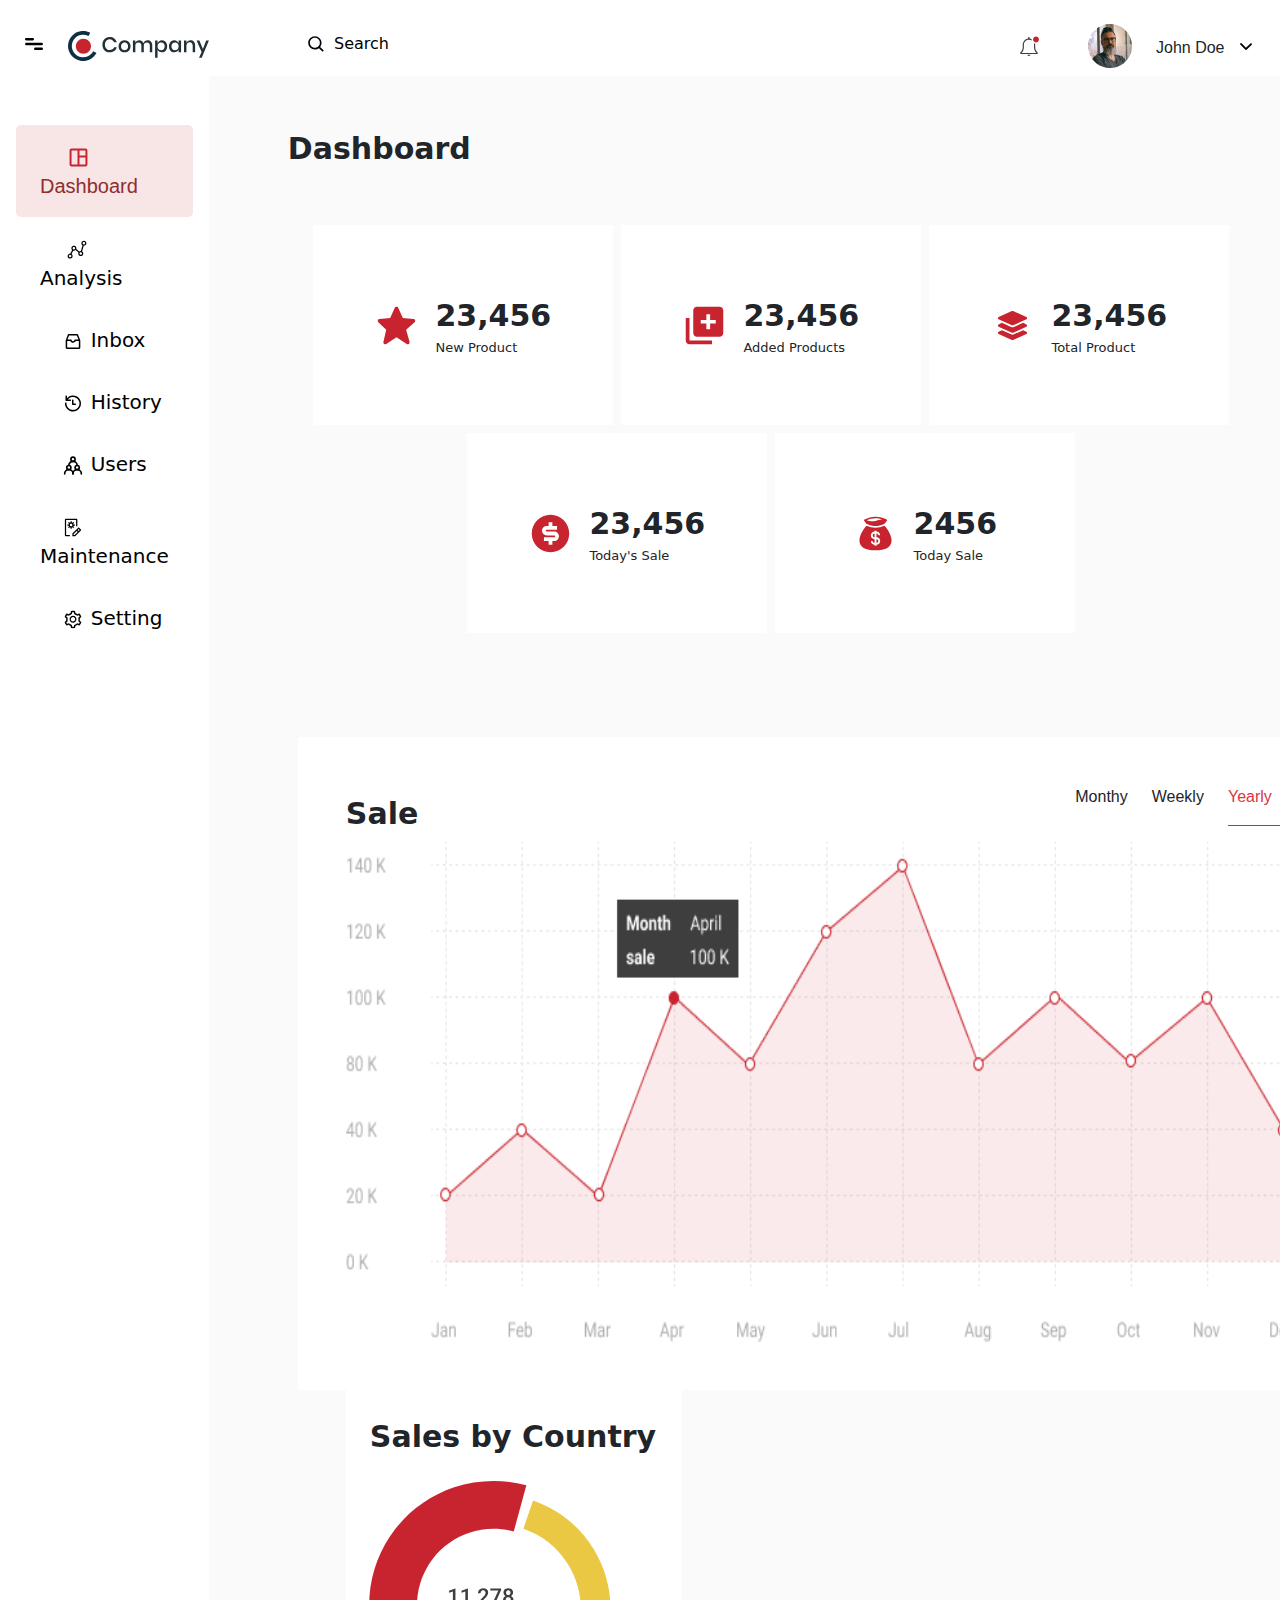
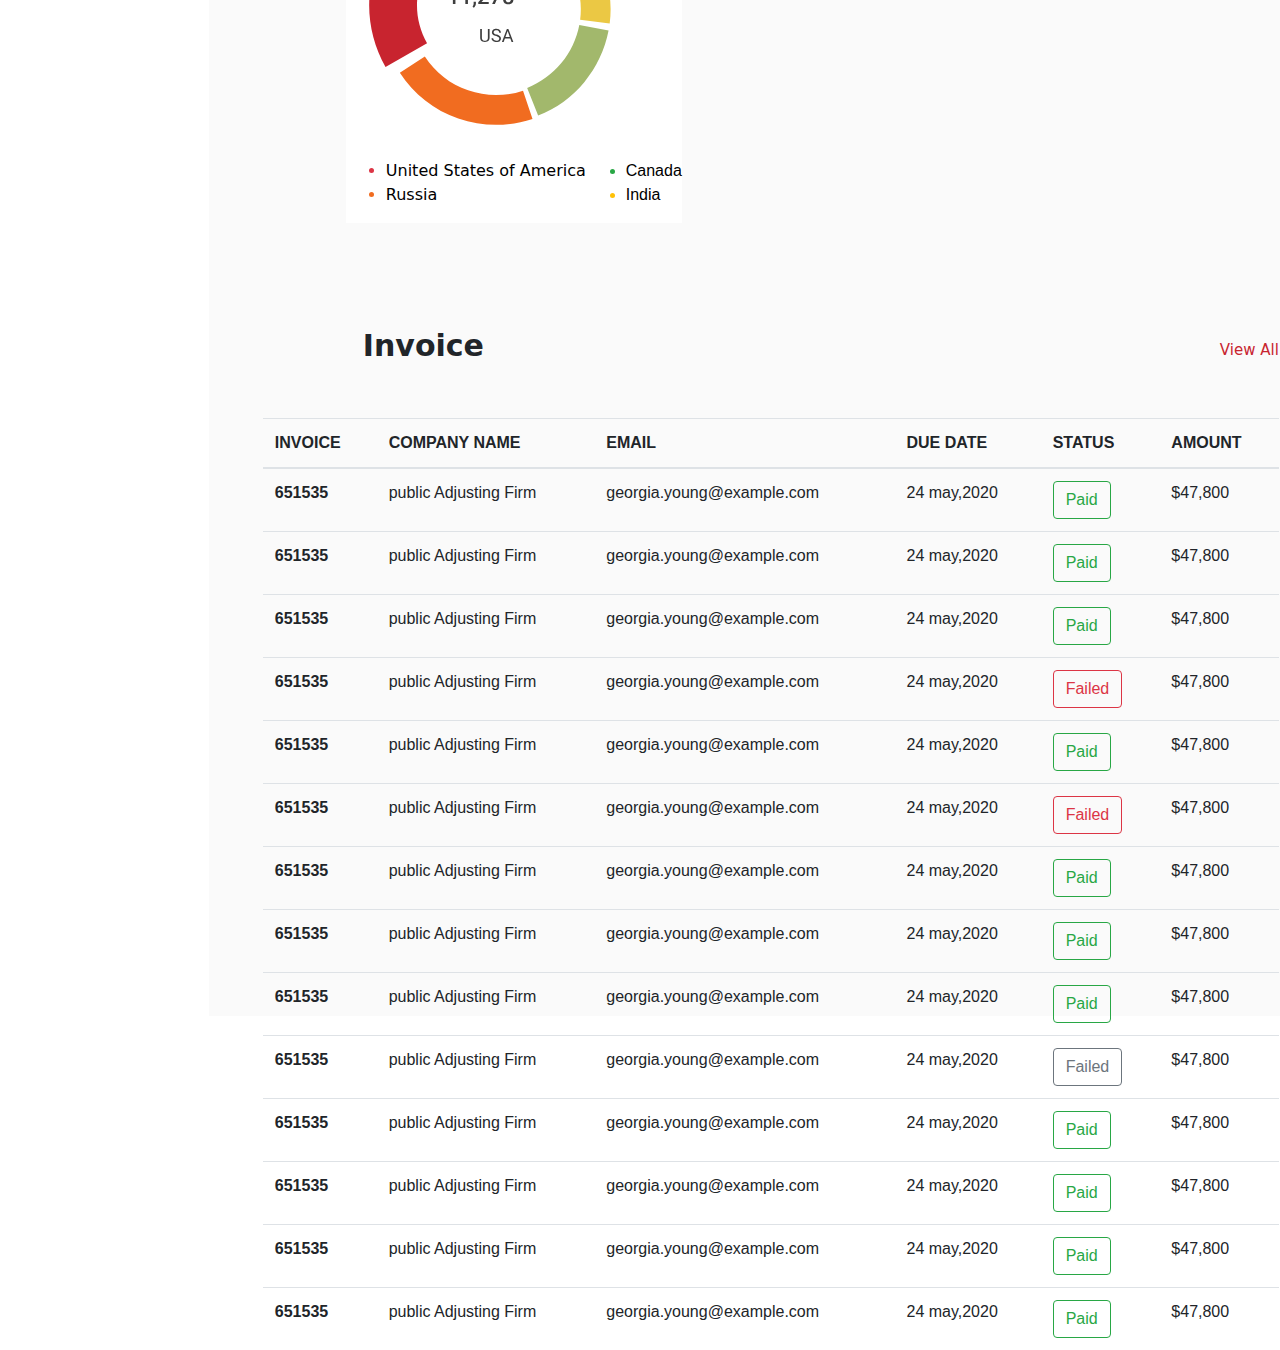
<file: dashboard.html>
<!DOCTYPE html>
<html lang="en">

<head>
    <meta charset="UTF-8">
    <meta name="viewport" content="width=device-width, initial-scale=1.0">
    <link rel="icon" href="images\favicon.ico" type="image/x-icon">
    <link rel="stylesheet" href="./css/style.css">
    <link rel="stylesheet" href="./css/bootstrap.min.css">
    <title>Dashboard</title>
</head>

<body>
    <nav class="navbar navbar-expand-lg bg-body-tertiary ">
        <!-- navbar -->

        <div class="d-flex justify-content-between align-items-center w-100 pt-3">

            <div class="d-flex ">

                <div class="">
                    <a class="" href="# ">
                        <img src="\images\menu-bar.svg " alt="menu-bar " width="36px " height="24px ">
                    </a>
                </div>

                <div class="pl-3 pr-5 ">
                    <a class="" href=" http://127.0.0.1:3002/loginpage.html">
                        <img src="images\header-logo.svg " alt="header-logo " width="142px " height="30px ">
                    </a>
                </div>


                <div class="pl-5">
                    <a href="# " class="">
                        <img src="\images\search-icon.svg " class="ps-4" alt="search-icon " width="20px " height="20px ">

                    </a>

                </div>
                <div class="">
                    <form class="" role="search ">
                        <input class="pl-2 searchtext" type="text" placeholder="Search " aria-label="Search ">
                        <!-- <button class="btn btn-outline-success " type="submit ">Search</button> -->
                    </form>
                </div>
            </div>


            <div class=" d-flex justify-content-center align-items-center ">
                <div class="pr-5">
                    <a class="" href="# ">
                        <img src="\images\notification-icon.svg " alt="notification-icon " width="22px " height="21px ">
                    </a>
                </div>
                <div class="pr-4">
                    <a class="" href="# ">
                        <img src="\images\profile.png " alt="profile.png " width="44px " height="44px">
                    </a>
                </div>
                <div class="dashtext pr-2">
                    <div> John Doe</div>
                </div>
                <div>
                    <a class="pr-2" href="# ">
                        <img src="images\downward-arrow.svg " alt="downward-arrow" width="20px" height="24px">
                    </a>
                </div>
            </div>



        </div>

    </nav>

    <div class="d-flex w-100">
        <!-- sidebardiv -->
        <div class=" d-flex flex-column flex-shrink-0 p-3 bg-whight B">
            <!-- sidebardiv -->
            </a>
            <hr>
            <ul class="nav nav-pills flex-column mb-auto ">
                <li class="p-2 nav-item " style="background-color: rgb(248, 229, 229); border-radius: 5px;" class="p-2">
                    <a href="# " style="color:rgb(143, 46, 46) ; font-size: 20px; " class=" nav-link aria-current=" page>
                        <svg class="bi me-2 " width="20 " height="20 "></svg>
                        <span class=" ">
                            <img src="\images\dashboard-active.svg " alt="notification-icon " width="25px "
                                height="25px ">
                        </span> <span class="A">Dashboard</span>
                    </a>
                </li>
                <li class="p-2 nav-item">
                    <a href="http://127.0.0.1:3002/innerpage.html " class="nav-link link-dark sidebartxt ">
                        <svg class=" " width="20 " height="20 "></svg>
                        <span class=" ">
                            <img src="\images\graph-default.svg " alt="notification-icon " width="22px " height="21px ">
                        </span><span class="A">Analysis</span>
                    </a>
                </li>
                <li class="p-2 nav-item">
                    <a href="# " class="nav-link link-dark sidebartxt ">
                        <svg class="bi me-2 " width="16 " height="16 ">
                            <use xlink:href="#table "></use>
                        </svg>
                        <span class=" ">
                            <img src="\images\inbox-default.svg " alt="notification-icon " width="22px " height="21px ">
                        </span><span class="A">Inbox</span>
                    </a>
                </li>
                <li class="p-2 nav-item">
                    <a href="# " class="nav-link link-dark sidebartxt ">
                        <svg class="bi me-2 " width="16 " height="16 ">
                            <use xlink:href="#grid "></use>
                        </svg>
                        <span class=" ">
                            <img src="\images\clock-default.svg " alt="notification-icon " width="22px " height="21px ">
                        </span><span class="A">History</span>
                    </a>
                </li>
                <li class="p-2 nav-item">
                    <a href="# " class="nav-link link-dark sidebartxt ">
                        <svg class="bi me-2 " width="16 " height="16 ">
                            <use xlink:href="#people-circle "></use>
                        </svg>
                        <span class=" ">
                            <img src="\images\user-default.svg " alt="notification-icon " width="22px " height="21px ">
                        </span><span class="A">Users</span>
                    </a>
                </li>
                <li class="p-2 nav-item">
                    <a href="# " class="nav-link link-dark sidebartxt ">
                        <svg class="bi me-2 " width="16 " height="16 ">
                            <use xlink:href="#people-circle "></use>
                        </svg>
                        <span class=" ">
                            <img src="\images\maintenance-default.svg " alt="notification-icon " width="22px "
                                height="21px ">
                        </span><span class="A">Maintenance</span>
                    </a>
                </li>
                <li class="p-2 nav-item">
                    <a href="# " class="nav-link link-dark sidebartxt ">
                        <svg class="bi me-2 " width="16 " height="16 ">
                            <use xlink:href="#people-circle "></use>
                        </svg><span class=" ">
                            <img src="\images\setting-default.svg " alt="notification-icon " width="22px "
                                height="21px ">
                        </span><span class="A">Setting</span>
                    </a>
                </li>
            </ul>

        </div>

        <!-- dashboard main content div -->
        <div class="w-100 " style="background-color: #FAFAFA;">
            <div class="ml-4 mr-4">
                <div>
                    <span class="dashboardtext">Dashboard</span>
                </div>
                <!-- 5div -->
                <div class="container-fluid w-100  tablee">
                    <div class="row d-flex justify-content-center">
                        <div class="p-1 ">
                            <div class="bg d-flex   justify-content-center align-items-center  text-left p-3" style="width:300px; height:200px;">
                                <div class="text-center pr-3"> <img src=" \images\star.svg" alt="notification-icon " width="45px " height="45px ">
                                </div>
                                <div class="dashinnertext"><span class="innumber">23,456</span><br>New Product</div>
                            </div>
                        </div>
                        <div class="p-1">
                            <div class="bg d-flex justify-content-center align-items-center text-left p-3" style="width:300px; height:200px;">
                                <div class="text-center pr-3 "> <img src=" \images\new-product.svg" alt="notification-icon " width="45px " height="45px ">
                                </div>
                                <div class="dashinnertext "><span class="innumber">23,456</span><br> Added Products</div>
                            </div>
                        </div>
                        <div class="p-1">
                            <div class="bg d-flex justify-content-center align-items-center text-left p-3" style="width:300px; height:200px;">
                                <div class="text-center pr-3 "> <img src="\images\total-product.svg" alt="notification-icon " width="45px " height="45px ">
                                </div>
                                <div class="dashinnertext"><span class="innumber">23,456</span> <br>Total Product</div>
                            </div>
                        </div>
                        <div class="p-1">
                            <div class="bg d-flex justify-content-center align-items-center text-left p-3" style="width:300px; height:200px;">
                                <div class="text-center pr-3"> <img src="\images\dollar-filled.svg" alt="notification-icon " width="45px " height="45px ">
                                </div>
                                <div class="dashinnertext"><span class="innumber">23,456</span><br>Today's Sale</div>
                            </div>
                        </div>
                        <div class="p-1">
                            <div class="bg d-flex justify-content-center align-items-center text-left p-3" style="width:300px; height:200px;">
                                <div class="text-center pr-3 ">
                                    <img src="\images\money-bag.svg" " alt=" notification-icon "  width=" 45px " height=" 45px ">
                            </div>
                            <div class=" dashinnertext "><span class="innumber ">2456</span><br>Today Sale </div>
                        </div>
                    </div>
                </div>
           
           
            <!-- chars div start -->
            <div class=" container-fluid justify-content-center ">
            <div class=" charts row d-flex ">
                <div style="background-color: #ffffff; " class=" p-5 "> 
                <div class=" d-flex justify-content-between align-items-center ">
                    <div class=" "><span class="salestext ">Sale</span> 
                    </div>
                <div>
                    <div class=" d-flex ">
                        <div> 
                            <span class="mr-4 "> Monthy</span>
                        </div>
                        <div>
                            <span class="mr-4 "> Weekly</span>
                            
                        </div>
    
                        <div>
                            <span class="mr-4 text-danger ">Yearly</span><hr class="bg-danger ">
                            
                        </div>
                    </div>
                </div>
                </div>
                <img src=" \images\data-graph.png "  class="graph1img " >
                </div>
                <div class="pt-4 ml-5 " style="background-color: #ffffff; " >
                    <div><span class="salestext p-4 ">Sales by Country</span></div>
                    <img src=" \images\pie-chart.svg "  width=" 300px " height=" 300px ">
                    <div class=" d-flex ">
                        <div class="ultag ">
                            <ul>
                                <li class="text-danger "> <span style="color: black; ">United States of America</span>      </li>
                                <li style="color: #F16C20; "><span style="color: black; ">Russia</span></li>
                            </ul>
                        </div>
                        <div>
                            <ul>
                                <li class="text-success "><span style="color: black; ">Canada</span></li>
                                <li class="text-warning "><span style="color: black; ">India</span></li>
                            </ul>

                        </div>
                    </div>
                </div>
            </div>
            <div >
                <div class=" d-flex justify-content-between ">
                    <div>
                <span class=" invoicetext ">Invoice</span>
                    </div>
                    <div>
                <span class=" viewallclass ">View All</span>
                    </div>
                    </div>
                <table class=" table tablepos " class="w-auto ">
                    <thead>
                      <tr>
                        <th scope=" col ">INVOICE</th>
                        <th scope=" col ">COMPANY NAME</th>
                        <th scope=" col ">EMAIL          </th>
                        <th scope=" col ">DUE DATE</th>
                        <th scope=" col ">STATUS</th>
                        <th scope=" col ">AMOUNT </th>
                      </tr>
                    </thead>
                    <tbody>
                      <tr>
                        <th>651535</th>
                        <td>public Adjusting Firm</td>
                        <td>georgia.young@example.com </td>
                        <td>24 may,2020        </td>
                        <td><button type="button " class="btn btn-outline-success ">Paid</button></td> 

                        <td>$47,800</td> 
                      </tr>
                      <tr>
                        <th>651535</th>
                        <td>public Adjusting Firm</td>
                        <td>georgia.young@example.com </td>
                        <td>24 may,2020        </td>
                        <td><button type="button " class="btn btn-outline-success ">Paid</button></td> 
                        <td>$47,800</td> 
                      </tr>
                      <tr>
                        <th>651535</th>
                        <td>public Adjusting Firm</td>
                        <td>georgia.young@example.com </td>
                        <td>24 may,2020        </td>
                        <td><button type="button " class="btn btn-outline-success ">Paid</button></td> 
                        <td>$47,800</td> 
                      </tr>
                      <tr>
                        <th>651535</th>
                        <td>public Adjusting Firm</td>
                        <td>georgia.young@example.com </td>
                        <td>24 may,2020        </td>
                        <td ><button type="button " class="btn btn-outline-danger ">Failed</button></td>
                        <td>$47,800</td> 
                      </tr>
                      <tr>
                        <th>651535</th>
                        <td>public Adjusting Firm</td>
                        <td>georgia.young@example.com </td>
                        <td>24 may,2020        </td>
                        <td><button type="button " class="btn btn-outline-success ">Paid</button></td> 
                        <td>$47,800</td> 
                      </tr>
                      <tr>
                        <th>651535</th>
                        <td>public Adjusting Firm</td>
                        <td>georgia.young@example.com </td>
                        <td>24 may,2020        </td>
                        <td ><button type="button " class="btn btn-outline-danger ">Failed</button></td>
                        <td>$47,800</td> 
                      </tr>
                      <tr>
                        <th>651535</th>
                        <td>public Adjusting Firm</td>
                        <td>georgia.young@example.com </td>
                        <td>24 may,2020        </td>
                        <td><button type="button " class="btn btn-outline-success ">Paid</button></td> 
                        <td>$47,800</td> 
                      </tr>
                      <tr>
                        <th>651535</th>
                        <td>public Adjusting Firm</td>
                        <td>georgia.young@example.com </td>
                        <td>24 may,2020        </td>
                        <td><button type="button " class="btn btn-outline-success ">Paid</button></td> 
                        <td>$47,800</td> 
                      </tr>
                      <tr>
                        <th>651535</th>
                        <td>public Adjusting Firm</td>
                        <td>georgia.young@example.com </td>
                        <td>24 may,2020        </td>
                        <td><button type="button " class="btn btn-outline-success ">Paid</button></td> 
                        <td>$47,800</td> 
                      </tr>
                      <tr>
                        <th>651535</th>
                        <td>public Adjusting Firm</td>
                        <td>georgia.young@example.com </td>
                        <td>24 may,2020        </td>
                        <td ><button type="button " class="btn btn-outline-secondary ">Failed</button></td>
                        <td>$47,800</td> 
                      </tr>
                      <tr>
                        <th>651535</th>
                        <td>public Adjusting Firm</td>
                        <td>georgia.young@example.com </td>
                        <td>24 may,2020        </td>
                        <td><button type="button " class="btn btn-outline-success ">Paid</button></td> 
                        <td>$47,800</td> 
                      </tr>
                      <tr>
                        <th>651535</th>
                        <td>public Adjusting Firm</td>
                        <td>georgia.young@example.com </td>
                        <td>24 may,2020        </td>
                        <td><button type="button " class="btn btn-outline-success ">Paid</button></td> 
                        <td>$47,800</td> 
                      </tr>
                      <tr>
                        <th>651535</th>
                        <td>public Adjusting Firm</td>
                        <td>georgia.young@example.com </td>
                        <td>24 may,2020        </td>
                        <td><button type="button " class="btn btn-outline-success ">Paid</button></td> 
                        <td>$47,800</td> 
                      </tr>
                      <tr>
                        <th>651535</th>
                        <td>public Adjusting Firm</td>
                        <td>georgia.young@example.com </td>
                        <td>24 may,2020        </td>
                        <td><button type="button " class="btn btn-outline-success ">Paid</button></td> 
                        <td>$47,800</td> 
                      </tr>
                     
                    </tbody>
                  </table>
            </div>
        </div>
        </div>
        </div>
        </div>

</body>

</html>
</file>
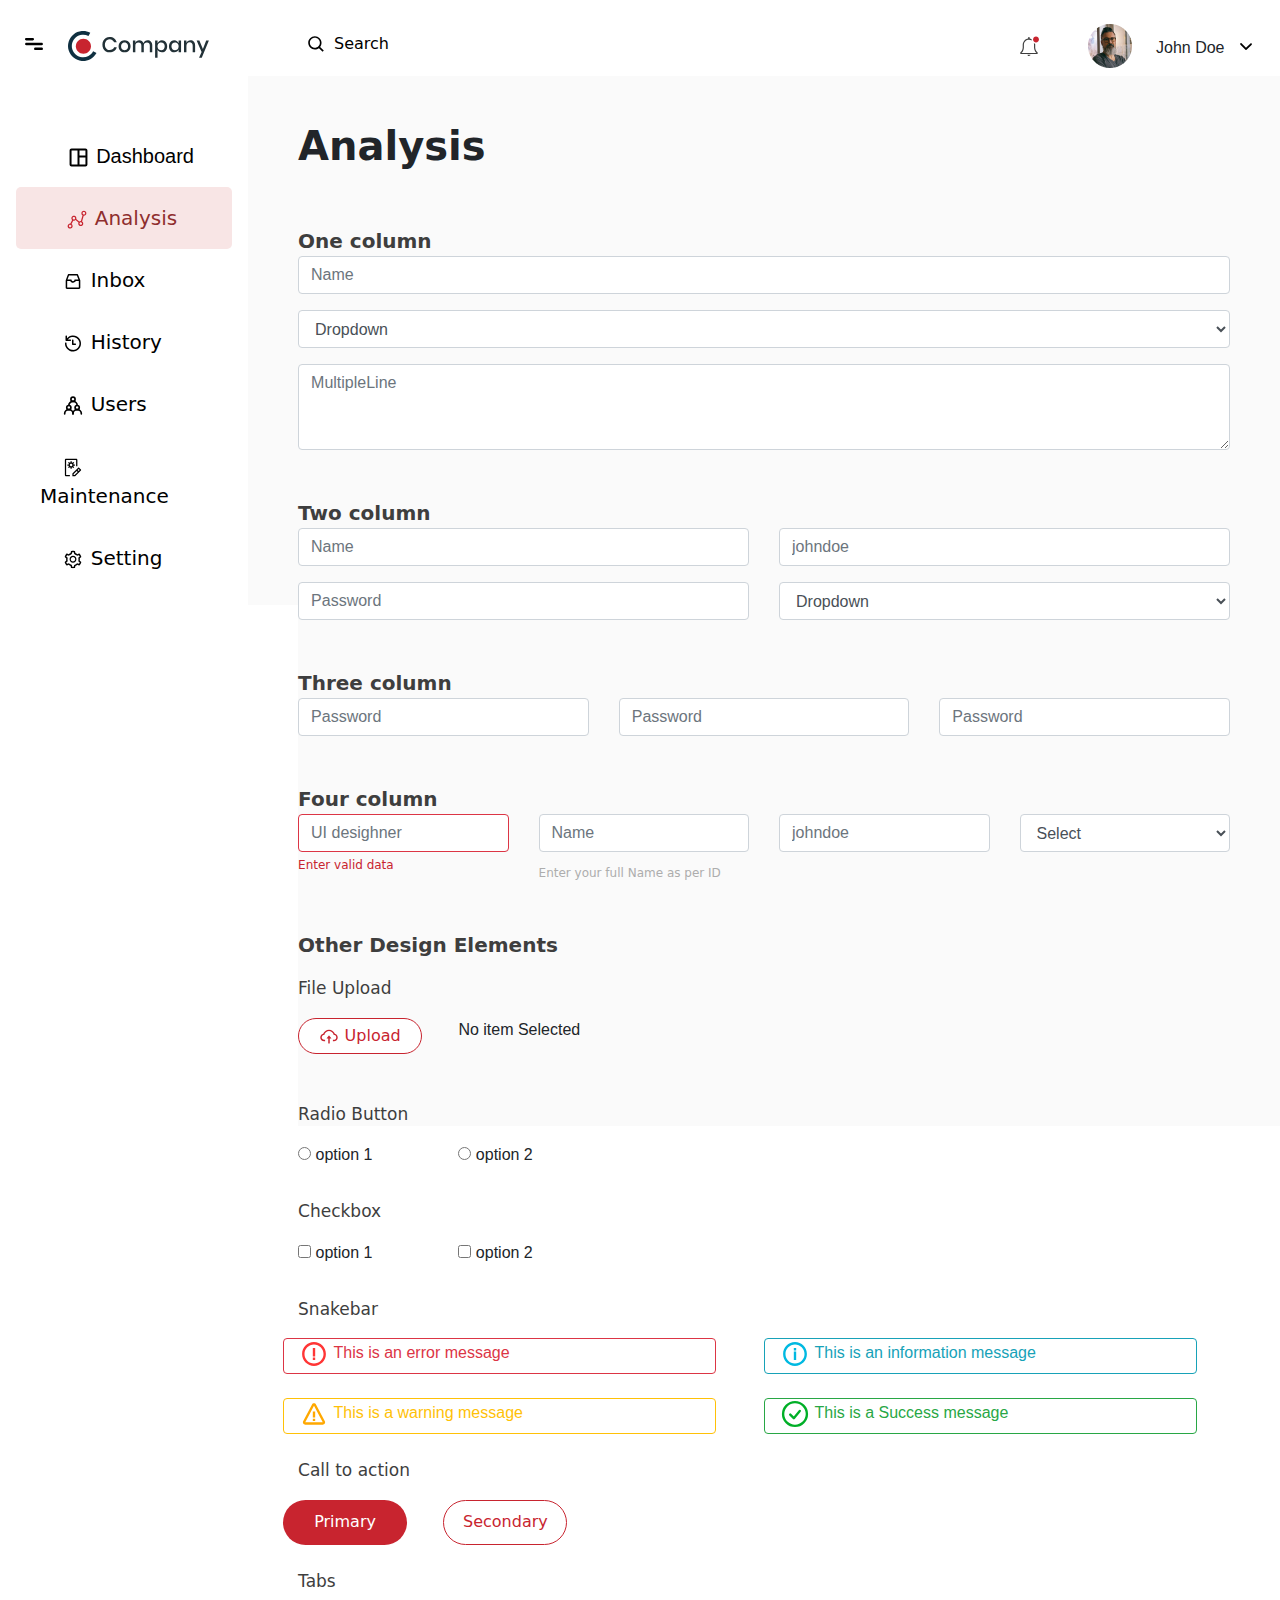
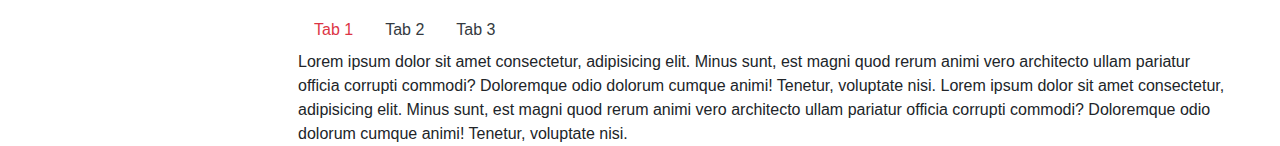
<file: innerpage.html>
<!DOCTYPE html>
<html lang="en">

<head>
    <meta charset="UTF-8">
    <meta name="viewport" content="width=device-width, initial-scale=1.0">
    <link rel="icon" href="images\favicon.ico" type="image/x-icon">
    <link rel="stylesheet" href="./css/style.css">
    <link rel="stylesheet" href="./css/bootstrap.min.css">
    <title>Innerpage</title>
</head>

<body>
    <nav class="navbar navbar-expand-lg bg-body-tertiary ">
        <!-- navbar -->

        <div class="d-flex justify-content-between align-items-center w-100 pt-3">

            <div class="d-flex ">

                <div class="">
                    <a class="" href="# ">
                        <img src="\images\menu-bar.svg " alt="menu-bar " width="36px " height="24px ">
                    </a>
                </div>

                <div class="pl-3 pr-5 ">
                    <a class="" href="http://127.0.0.1:3002/loginpage.html">

                        <img src="images\header-logo.svg " alt="header-logo " width="142px " height="30px ">
                    </a>
                </div>


                <div class="pl-5">
                    <a href="# " class="">
                        <img src="\images\search-icon.svg " class="ps-4" alt="search-icon " width="20px " height="20px ">

                    </a>

                </div>
                <div class="">
                    <form class="" role="search ">
                        <input class="pl-2 searchtext" type="text" placeholder="Search " aria-label="Search ">
                        <!-- <button class="btn btn-outline-success " type="submit ">Search</button> -->
                    </form>
                </div>
            </div>


            <div class=" d-flex justify-content-center align-items-center ">
                <div class="pr-5">
                    <a class="" href="# ">
                        <img src="\images\notification-icon.svg " alt="notification-icon " width="22px " height="21px ">
                    </a>
                </div>
                <div class="pr-4">
                    <a class="" href="# ">
                        <img src="\images\profile.png " alt="profile.png " width="44px " height="44px">
                    </a>
                </div>
                <div class="dashtext pr-2">
                    <div> John Doe</div>
                </div>
                <div>
                    <a class="pr-2" href="# ">
                        <img src="images\downward-arrow.svg " alt="downward-arrow" width="20px" height="24px">
                    </a>
                </div>
            </div>



        </div>

    </nav>

    <div class="d-flex w-100">
        <!-- sidebardiv -->
        <div class=" d-flex flex-column flex-shrink-0 p-3 bg-whight B ">
            <!-- sidebardiv -->
            <hr>
            <ul class="nav nav-pills flex-column mb-auto ">
                <li class="nav-item p-2" style="border-radius: 5px;" class="p-2">
                    <a href="http://127.0.0.1:3002/dashboard.html " style="color:rgb(0, 0, 0) ; font-size: 20px; " class=" nav-link aria-current=" page>
                        <svg class="bi me-2 " width="20 " height="20 "></svg>
                        <span class=" ">
                            <img src="\images\dashboard-default.svg " alt="notification-icon " width="25px "
                                height="25px ">
                        </span><span class="A">Dashboard</span>
                    </a>
                </li>
                <li class="p-2 nav-item " style="background-color: rgb(248, 229, 229); border-radius: 5px;">
                    <a href="http://127.0.0.1:3000/innerpage.html " style="color:rgb(143, 46, 46) ;" class="nav-link link-dark sidebartxt ">
                        <svg class=" " width="20 " height="20 "></svg>
                        <span class=" ">
                            <img src="\images\graph-active.svg " alt="notification-icon " width="22px " height="21px ">
                        </span><span class="A">Analysis</span>
                    </a>
                </li>
                <li class="p-2 nav-item">
                    <a href="# " class="nav-link link-dark sidebartxt ">
                        <svg class="bi me-2 " width="16 " height="16 ">
                            <use xlink:href="#table "></use>
                        </svg>
                        <span class=" ">
                            <img src="\images\inbox-default.svg " alt="notification-icon " width="22px " height="21px ">
                        </span><span class="A">Inbox</span>
                    </a>
                </li>
                <li class="p-2 nav-item">
                    <a href="# " class="nav-link link-dark sidebartxt ">
                        <svg class="bi me-2 " width="16 " height="16 ">
                            <use xlink:href="#grid "></use>
                        </svg>
                        <span class=" ">
                            <img src="\images\clock-default.svg " alt="notification-icon " width="22px " height="21px ">
                        </span><span class="A">History</span>
                    </a>
                </li>
                <li class="p-2 nav-item">
                    <a href="# " class="nav-link link-dark sidebartxt ">
                        <svg class="bi me-2 " width="16 " height="16 ">
                            <use xlink:href="#people-circle "></use>
                        </svg>
                        <span class=" ">
                            <img src="\images\user-default.svg " alt="notification-icon " width="22px " height="21px ">
                        </span><span class="A">Users</span>
                    </a>
                </li>
                <li class="p-2 nav-item">
                    <a href="# " class="nav-link link-dark sidebartxt ">
                        <svg class="bi me-2 " width="16 " height="16 ">
                            <use xlink:href="#people-circle "></use>
                        </svg>
                        <span class=" ">
                            <img src="\images\maintenance-default.svg " alt="notification-icon " width="22px "
                                height="21px ">
                        </span><span class="A">Maintenance</span>
                    </a>
                </li>
                <li class="p-2 nav-item">
                    <a href="# " class="nav-link link-dark sidebartxt ">
                        <svg class="bi me-2 " width="16 " height="16 ">
                            <use xlink:href="#people-circle "></use>
                        </svg><span class=" ">
                            <img src="\images\setting-default.svg " alt="notification-icon " width="22px "
                                height="21px ">
                        </span><span class="A">Setting</span>
                    </a>
                </li>
            </ul>

        </div>
        <div style="background-color: #FAFAFA; width:100%;">
            <span class="analysistext">Analysis</span>
            <div style="background-color: #FAFAFA; padding-right:50px ; height:100%; position: absolute; margin-top: 150px; margin-left:50px;">
                <div class="mb-5">
                    <span></span>

                    <div class="row">
                        <div class="col">
                            <span class="innerhead1">One column</span>

                        </div>

                    </div>
                    <div class="form-group">

                        <input type="email" class="form-control" id="exampleFormControlInput1" placeholder="Name">
                    </div>
                    <div class="form-group">
                        <select class="form-control" id="exampleFormControlSelect1">
                      <option>Dropdown</option>
                      <option>2</option>
                      <option>3</option>
                      <option>4</option>
                      <option>5</option>
                    </select>
                    </div>
                    <div class="form-group">
                        <textarea class="form-control" id="exampleFormControlTextarea1" rows="3" placeholder="MultipleLine"></textarea>
                    </div>
                </div>



                <!-- <div height="">
                    <span>
                        One column
                    </span><br>
                    <input type="text" class="innernameinput" placeholder="Name"><br>
                    <select name="" id="" class="innernameinput">
                        <option value="">Dropdown</option>
                    </select><br>
                    <textarea placeholder="Multiple Line" name="" id="" cols="165" rows="4" width=""></textarea>

                </div> -->
                <div class="mb-5">
                    <div class="row">
                        <div class="col">
                            <span class="innerhead1">Two column</span>

                        </div>
                    </div>

                    <div class="row mb-3">
                        <div class="col md-6 ">
                            <input type="email" class="form-control" id="inputEmail4" placeholder="Name">
                        </div>
                        <div class="col md-6">
                            <input type="password" class="form-control" id="inputPassword4" placeholder="johndoe">
                        </div>
                    </div>


                    <!-- <span>
                        Two column
                        
                    </span>
                     <table>
                            <tr>
                                
                            </tr>
                        </table> 
                    <div class="d-flex">
                        <div>
                            <div> <input type="text"></div>
                            <div><input type="text"></div>
                        </div>
                        <div>
                            <div> <input type="text"></div>
                            <div><input type="text"></div>

                        </div>
                    </div>

                </div> -->
                    <!-- <div>
                    <span>
                        Three Column
                    </span>
                    <div class="d-flex">
                        <div><input type="text"></div>
                        <div><input type="text"></div>
                        <div><input type="text"></div>

                    </div>
                    <div>
                        <span>
                            Three Column
                        </span>
                        <div class="d-flex">
                            <div><input type="text"></div>
                            <div><input type="text"></div>
                            <div><input type="text"></div>
                            <div><input type="text"></div>

                        </div>
                    </div>
                    <div class="">
                        <div>
                            <span>Other Design Element</span>
                        </div>
                        <div>
                            <input type="file">
                        </div>

                    </div>
                    <div>
                        <span>Radio Button</span><br>
                        <input type="radio" id="option1" value="option1">
                        <Label>Option 1</Label>
                        <input type="radio" id="option1" value="option1">
                        <Label>Option 2</Label>

                    </div>
                    <div>
                        <span>
                            CheckBox
                        </span><br>
                        <input type="checkbox" name="a" id="a" value="a">
                        <Label>Option 1</Label>
                        <input type="checkbox" name="a" id="a" value="a">
                        <Label>Option 2</Label>
                    </div>
                    <div>
                        <span>
                            Snakebar
                        </span>
                        <div class="d-flex">
                            <div>
                                <div> <input type="text"></div>
                                <div><input type="text"></div>
                            </div>
                            <div>
                                <div> <input type="text"></div>
                                <div><input type="text"></div>

                            </div>
                        </div>
                    </div>
                    <div>
                        <span>Call to action</span>
                        <div><button>Primary</button> <button> Secondary</button></div>

                    </div>
                    <div>
                        <div class="d-flex">
                            <div>
                                <span>
                            Tab 1
                        </span>
                            </div>
                            <div>
                                Tab 2 Tab 3
                                <hr>

                            </div>

                        </div>
                        <span>
                            Lorem ipsum, dolor sit amet consectetur adipisicing elit. Reiciendis a itaque earum magni? Porro inventore blanditiis quas facere ratione esse pariatur, ullam vitae quae rem debitis perspiciatis quasi aliquid minima.
                        </span> -->
                    <div class="row">
                        <div class="col md-6">
                            <input type="email" class="form-control" id="inputEmail4" placeholder="Password ">
                        </div>

                        <div class="col md-6">
                            <select class="form-control" id="exampleFormControlSelect1">
                            <option>Dropdown</option>
                            <option>2</option>
                            <option>3</option>
                            <option>4</option>
                            <option>5</option>
                          </select> </div>
                    </div>
                </div>
                <div class="mb-5">
                    <div class="row">
                        <div class="col">
                            <span class="innerhead1">Three column</span>

                        </div>
                    </div>

                    <div class="row">

                        <div class="col md-4 ">
                            <input type="email" class="form-control" id="inputEmail4" placeholder="Password ">
                        </div>
                        <div class="col md-4">
                            <input type="email" class="form-control" id="inputEmail4" placeholder="Password ">
                        </div>
                        <div class="col md-4">
                            <input type="email" class="form-control" id="inputEmail4" placeholder="Password ">
                        </div>



                    </div>
                </div>
                <div class="mb-5">
                    <div class="row">
                        <div class="col">
                            <span class="innerhead1">Four column</span>

                        </div>
                    </div>

                    <div class="row">

                        <div class="col md-4">
                            <input type="text" class=" ui form-control border border-danger " placeholder="UI desighner  ">
                            <label for="" class="smallredtext">Enter valid data</label>
                        </div>
                        <div class="col md-4">
                            <input type="email" class="form-control" id="inputEmail4" placeholder="Name ">
                            <label for="" class="smalltext">Enter your full Name as per ID</label>
                        </div>
                        <div class="col md-4">
                            <input type="email" class="form-control" id="inputEmail4" placeholder="johndoe  ">

                        </div>
                        <div class="col md-4">
                            <select class="form-control" id="exampleFormControlSelect1">
                      <option>Select</option>
                      <option>2</option>
                      <option>3</option>
                      <option>4</option>
                      <option>5</option>
                    </select>
                        </div>
                    </div>
                </div>
                <div class="row mb-3">
                    <div class="col">
                        <span class="innerhead1">Other Design Elements</span>

                    </div>
                </div>
                <div class="mb-4">
                    <div class="row mb-3 mt-3 ">
                        <div class="col innerhead2">
                            <span>File Upload</span>

                        </div>

                    </div>
                    <div class="row">
                        <div class="col-5 col-sm-4 col-md-2">
                            <button class="inneruploadbtn"> <img src="\images\cloud-upload-icon.svg" alt="">   Upload</button>
                        </div>
                        <div class="col-2 col-5 col-sm-4 col-md-2">
                            <span class="smalltextT "> No item Selected</span>


                        </div>
                    </div>
                </div>
                <span></span>
                <div class="mb-4">
                    <div class="row mt-5 mb-3">
                        <div class="col innerhead2">
                            <span>Radio Button</span>

                        </div>
                    </div>
                    <div class="row ">
                        <div class="col-5 col-sm-4 col-md-2 radio1">
                            <input type="radio" name="a">
                            <label for="">option 1</label>

                        </div>
                        <div class="col-5 col-sm-4 col-md-2 radio1">
                            <input type="radio" name="a">
                            <label for="">option 2</label>
                        </div>
                    </div>
                </div>
                <div class="mb-4">
                    <div class="row mb-3 mt-3">
                        <div class="col innerhead2">
                            <span>Checkbox</span>

                        </div>
                    </div>
                    <div class="row">
                        <div class="col-5 col-sm-4 col-md-2  radio1">
                            <input type="checkbox">
                            <label for="">option 1</label>
                        </div>
                        <div class="col-5 col-sm-4 col-md-2  radio1">
                            <input type="checkbox">
                            <label for="">option 2</label>
                        </div>
                    </div>
                </div>
                <div class="mb-4">
                    <div class="row mb-3 mt-3">
                        <div class="col innerhead2">
                            <span>Snakebar</span>

                        </div>
                    </div>
                    <div class="row mb-4">

                        <div class="col text-danger border border-danger rounded mr-5">
                            <img src="\images\error-icon.svg" width="30px" height="30px" alt="">
                            <label for="">This is an error message</label>

                        </div>
                        <div class="col text-info border border-info rounded mr-5 ">
                            <img src="\images\info-icon.svg" width="30px" height="30px" alt="">
                            <label for="">This is an information message</label>

                        </div>
                    </div>
                    <div class="row">
                        <div class="col text-warning border border-warning rounded mr-5 ">
                            <img src="\images\warning-icon.svg" width="30px" height="30px" alt="">
                            <label for="">This is a warning message</label>

                        </div>
                        <div class="col border border-success text-success rounded mr-5 ">
                            <img src="\images\success-icon.svg" width="30px" height="30px" alt="">
                            <label for="">This is a Success message</label>

                        </div>
                    </div>
                </div>
                <span></span>
                <div class="mb-4">
                    <div class="row mb-3 ">
                        <div class="col innerhead2">
                            <span>Call to action</span>

                        </div>
                    </div>
                    <div class="row">
                        <div class="col-5 col-sm-4 col-md-2 nav">
                            <button class="innerPrimarybtn">Primary</button>

                        </div>
                        <div class="col-5 col-sm-4 col-md-2 nav">
                            <button class="innerSecondarybtn">Secondary</button>

                        </div>
                    </div>
                </div>
                <span></span>
                <div class="mb-4">
                    <div class="row mb-3 mt-3 ">
                        <div class="col">
                            <span class="innerhead2">Tabs</span>

                        </div>
                    </div>

                    <ul class="nav ">
                        <li class="nav-item">
                            <a class="nav-link active text-danger" href="#">Tab 1</a>
                        </li>
                        <li class="nav-item">
                            <a class="nav-link text-dark " href="#">Tab 2</a>
                        </li>
                        <li class="nav-item">
                            <a class="nav-link text-dark" href="#">Tab 3</a>
                        </li>

                        <div class="row">
                            <div class="col">
                                <span>Lorem ipsum dolor sit amet consectetur, adipisicing elit. Minus sunt, est magni quod rerum animi vero architecto ullam pariatur officia corrupti commodi? Doloremque odio dolorum cumque animi! Tenetur, voluptate nisi.</span>
                                <span>Lorem ipsum dolor sit amet consectetur, adipisicing elit. Minus sunt, est magni quod rerum animi vero architecto ullam pariatur officia corrupti commodi? Doloremque odio dolorum cumque animi! Tenetur, voluptate nisi.</span>
                            </div>
                        </div>
                </div>

            </div>








        </div>



    </div>
    </div>




</body>
</file>
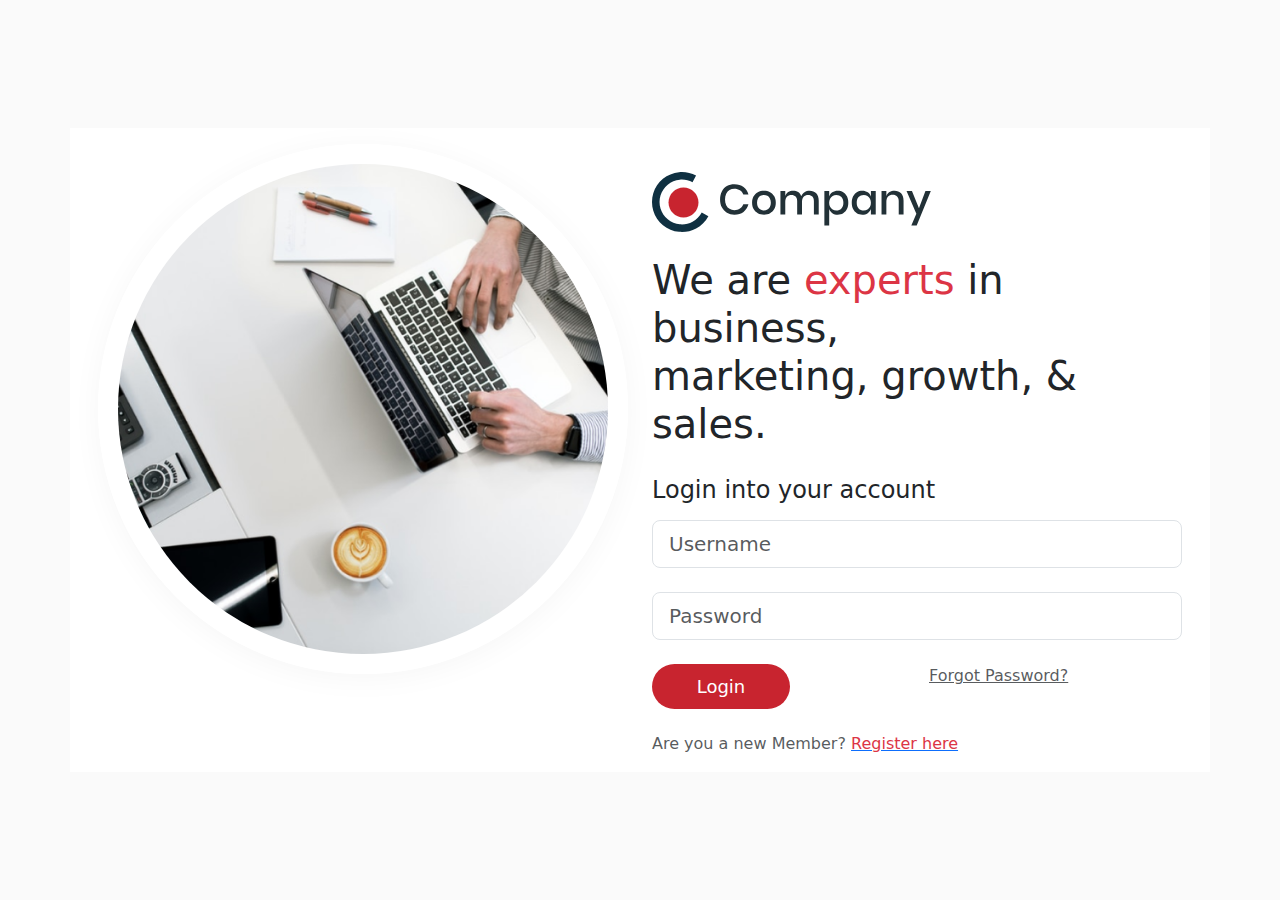
<file: loginpage.html>
<!DOCTYPE html>
<html lang="en">

<head>
    <meta charset="UTF-8">
    <meta name="viewport" content="width=device-width, initial-scale=1.0">
    <link rel="icon" href="images\favicon.ico" type="image/x-icon">
    <link href="https://cdn.jsdelivr.net/npm/bootstrap@5.2.3/dist/css/bootstrap.min.css" rel="stylesheet">
    <link rel="stylesheet" href="./css/style.css">
    <title>LoginPage</title>

</head>

<body>

    <div class="container d-flex  align-items-center min-vh-100 justify-content-center">

        <div class="row box p-3 bg-white">

            <div class="col-md-6 left">
                <img class="img-fluid img rounded-circle " src="images\hero-image.png">
            </div>

            <div class="col-md-6 right">
                <div class="row-sm-10 mt-4 pt-1 h4">
                    <img height="60px" src="images\logo.svg">
                </div>
                <div class="row-sm-10 mt-4 h1">
                    We are <span class="text-danger">experts</span> in business,<br> marketing, growth, & sales.
                </div>
                <div class="mt-4 pt-1 row-sm-10  h4">
                    <span>Login into your account</span>
                </div>
                <form action="http://127.0.0.1:3002/dashboard.html">
                    <div class=" mt-3 row form-group  ">
                        <div class="col">
                            <input type="text" class="form-control form-control-lg" placeholder="Username">
                        </div>
                    </div>
                    <div class="mt-4 row form-group ">
                        <div class="col">
                            <input type="password" class="form-control form-control-lg" placeholder="Password">
                        </div>
                    </div>
                    <div class="row mt-4 justify-content-between ">
                        <div class="col">
                            <button type="submit" class="btn btn-danger loginbtn px-2">Login</button>
                        </div>
                        <a href="#" class="col  text-right text-muted forgpass">
                            Forgot Password?
                        </a>
                    </div>
                    <div class="row-sm-10 mt-5 text-muted">
                        Are you a new Member? <a href="#"><span class=" register text-danger">Register here</span></a>
                    </div>
                </form>

            </div>

        </div>
    </div>
</body>

</html>
</file>
<file: css/style.css>
body {
    background: #FAFAFA 0% 0% no-repeat padding-box;
}

.maindiv {
    position: absolute;
    height: 900px;
    width: 1400px;
    top: 125px;
    left: 275px;
}

.mainimage {
    position: absolute;
    top: 72px;
    left: 166px;
    width: 576px;
    height: 576px;
    border: 20px solid #ffffff;
    border-radius: 50%;
    box-shadow: 0px 4px 31px #0000000A;
}

.logoimg {
    position: absolute;
    top: 106px;
    left: 906px;
    width: 272px;
    height: 58px;
}

.paratext1 {
    position: absolute;
    top: 183px;
    left: 905px;
    width: 500px;
    height: 100px;
    text-align: left;
    font-size: 40px;
    color: #3E3E3E;
    font-family: 'Roboto', system-ui, -apple-system, BlinkMacSystemFont, 'Segoe UI', Oxygen, Ubuntu, Cantarell, 'Open Sans', 'Helvetica Neue', sans-serif;
}

.paratext2 {
    position: absolute;
    top: 315px;
    left: 905px;
    width: 350px;
    height: 33px;
    font-size: 25px;
    color: #3E3E3E;
    font-family: 'Roboto', system-ui, -apple-system, BlinkMacSystemFont, 'Segoe UI', Oxygen, Ubuntu, Cantarell, 'Open Sans', 'Helvetica Neue', sans-serif;
}

.exterttext {
    font-family: system-ui, -apple-system, BlinkMacSystemFont, 'Segoe UI', Roboto, Oxygen, Ubuntu, Cantarell, 'Open Sans', 'Helvetica Neue', sans-serif;
    color: #C8242F;
    font-weight: bold;
}

.uname {
    position: absolute;
    top: 372px;
    left: 907px;
    width: 429px;
    height: 49px;
    border: 1px solid #ADADAD;
    border-radius: 5px;
    background: #FFFFFF 0% 0% no-repeat padding-box;
}

.uname::placeholder {
    padding: 2px 30px 2px 15px;
    font-size: 18px;
}

.uname:focus {
    outline: 0;
    border: 1px solid rgb(184, 34, 24);
    color: #3ec4d6;
    padding: 10px;
}

.pass {
    position: absolute;
    top: 448px;
    left: 907px;
    width: 429px;
    height: 49px;
    border: 1px solid #ADADAD;
    border-radius: 5px;
    background: #FFFFFF 0% 0% no-repeat padding-box;
}

.pass::placeholder {
    padding: 2px 30px 2px 15px;
    font-size: 18px;
}

.pass:focus {
    outline: 0;
    border: 1px solid rgb(184, 34, 24);
    color: #3ec4d6;
    padding: 10px;
}

.loginbtn {
    position: absolute;
    width: 138px;
    height: 45px;
    font-size: large;
    font-family: 'Roboto', system-ui, -apple-system, BlinkMacSystemFont, 'Segoe UI', Oxygen, Ubuntu, Cantarell, 'Open Sans', 'Helvetica Neue', sans-serif;
    color: #FFFFFF;
    border-radius: 23px;
    background: #C8242F 0% 0% no-repeat padding-box;
    border: none;
}

.img {
    background: transparent 0% 0% padding-box no-repeat;
    max-width: 100%;
    max-height: 100%;
    border: 20px solid #FFFFFF;
    border-radius: 50%;
    box-shadow: 0px 4px 31px #0000000A;
}

.box {
    width: 1500px;
}

@media only screen and (max-width: 800px) {
    .box-area {
        margin: 0 10px;
    }
    .left {
        height: 10px;
        display: none;
    }
    .right {
        padding: 20px;
    }
}

@media only screen and (min-width:800px) and (max-width: 1200px) {
    .box {
        margin: 0 10px;
        justify-content: center;
    }
    .left {
        height: 10px;
        display: none;
    }
    .right {
        padding: 20px;
    }
}

.loginbtn:active {
    background-color: #8d262c;
}

.paratext3 {
    color: #ADADAD;
    position: absolute;
    top: 595px;
    left: 906px;
    font-family: 'Roboto', system-ui, -apple-system, BlinkMacSystemFont, 'Segoe UI', Oxygen, Ubuntu, Cantarell, 'Open Sans', 'Helvetica Neue', sans-serif;
}

.register {
    color: #C8242F;
    font-family: system-ui, -apple-system, BlinkMacSystemFont, 'Segoe UI', Roboto, Oxygen, Ubuntu, Cantarell, 'Open Sans', 'Helvetica Neue', sans-serif;
}

.register:active {
    color: #8d262c;
}

.forgpass {
    width: 150px;
    height: 20px;
    color: #ADADAD;
    font-family: 'Roboto', system-ui, -apple-system, BlinkMacSystemFont, 'Segoe UI', Oxygen, Ubuntu, Cantarell, 'Open Sans', 'Helvetica Neue', sans-serif;
}

.forgpass:active {
    color: #3E3E3E;
}

.dfont {
    font-family: 'Roboto', system-ui, -apple-system, BlinkMacSystemFont, 'Segoe UI', Oxygen, Ubuntu, Cantarell, 'Open Sans', 'Helvetica Neue', sans-serif;
    color: #ADADAD;
}

.dashtext {
    width: 80px;
    height: 21px;
}

input[type=text] {}

.center {
    position: absolute;
    top: 50%;
    margin: -25px 0 0 -25px;
}

.searchtext {
    background-color: none;
    border: none;
}

.searchtext::placeholder {
    font-family: 'Roboto', system-ui, -apple-system, BlinkMacSystemFont, 'Segoe UI', Oxygen, Ubuntu, Cantarell, 'Open Sans', 'Helvetica Neue', sans-serif;
    color: black;
}

.sidebartxt {
    font-family: 'Roboto', system-ui, -apple-system, BlinkMacSystemFont, 'Segoe UI', Oxygen, Ubuntu, Cantarell, 'Open Sans', 'Helvetica Neue', sans-serif;
    color: rgb(0, 0, 0);
    font-size: 20px;
}

.dashboardtext {
    position: relative;
    top: 50px;
    left: 55px;
    font-size: 30px;
    font-weight: bold;
    font-family: 'Roboto', system-ui, -apple-system, BlinkMacSystemFont, 'Segoe UI', Oxygen, Ubuntu, Cantarell, 'Open Sans', 'Helvetica Neue', sans-serif;
}

.bg {
    background-color: #ffffff;
}

.tablee {
    position: relative;
    top: 100px;
}

.dashinnertext {
    font-size: small;
    font-family: 'Roboto', system-ui, -apple-system, BlinkMacSystemFont, 'Segoe UI', Oxygen, Ubuntu, Cantarell, 'Open Sans', 'Helvetica Neue', sans-serif;
}

.innumber {
    font-size: 30px;
    font-weight: bold;
}

.charts {
    position: relative;
    top: 100px;
    left: 50px;
}

.padding {
    padding-right: 250px;
}

.salestext {
    position: relative;
    font-size: 30px;
    font-weight: bold;
    font-family: 'Roboto', system-ui, -apple-system, BlinkMacSystemFont, 'Segoe UI', Oxygen, Ubuntu, Cantarell, 'Open Sans', 'Helvetica Neue', sans-serif;
}

.invoicetext {
    position: relative;
    top: 200px;
    left: 100px;
    font-size: 30px;
    font-weight: bold;
    font-family: 'Roboto', system-ui, -apple-system, BlinkMacSystemFont, 'Segoe UI', Oxygen, Ubuntu, Cantarell, 'Open Sans', 'Helvetica Neue', sans-serif;
}

.ultag {
    font-family: 'Roboto', system-ui, -apple-system, BlinkMacSystemFont, 'Segoe UI', Oxygen, Ubuntu, Cantarell, 'Open Sans', 'Helvetica Neue', sans-serif;
}

.tablepos {
    position: relative;
    top: 250px;
}

.viewallclass {
    position: relative;
    top: 215px;
    font-size: 15px;
    font-family: 'Roboto', system-ui, -apple-system, BlinkMacSystemFont, 'Segoe UI', Oxygen, Ubuntu, Cantarell, 'Open Sans', 'Helvetica Neue', sans-serif;
    color: #C8242F;
}

.analysistext {
    position: absolute;
    font-size: 40px;
    padding-left: 50px;
    padding-top: 40px;
    font-weight: bold;
    font-family: 'Roboto', system-ui, -apple-system, BlinkMacSystemFont, 'Segoe UI', Oxygen, Ubuntu, Cantarell, 'Open Sans', 'Helvetica Neue', sans-serif;
}

.innernameinput {
    border: 1px solid black;
    width: 75%;
    height: 50px;
    margin: 10px 1px 10px 1px;
}

.innernameinput::placeholder {
    padding: 30px;
    font-family: 'Roboto', system-ui, -apple-system, BlinkMacSystemFont, 'Segoe UI', Oxygen, Ubuntu, Cantarell, 'Open Sans', 'Helvetica Neue', sans-serif;
}

.innerhead1 {
    font-family: 'Roboto', system-ui, -apple-system, BlinkMacSystemFont, 'Segoe UI', Oxygen, Ubuntu, Cantarell, 'Open Sans', 'Helvetica Neue', sans-serif;
    font-weight: bold;
    color: #3E3E3E;
    font-size: 20px;
}

.innerhead2 {
    font-family: 'Roboto', system-ui, -apple-system, BlinkMacSystemFont, 'Segoe UI', Oxygen, Ubuntu, Cantarell, 'Open Sans', 'Helvetica Neue', sans-serif;
    color: #3E3E3E;
    font-weight: 500;
    font-size: 17px;
}

.innerPrimarybtn {
    border: none;
    background-color: #C8242F;
    font-family: 'Roboto', system-ui, -apple-system, BlinkMacSystemFont, 'Segoe UI', Oxygen, Ubuntu, Cantarell, 'Open Sans', 'Helvetica Neue', sans-serif;
    color: #FFFFFF;
    border-radius: 23px;
    width: 124px;
    height: 45px;
}

.innerSecondarybtn {
    border: 1px solid #C8242F;
    background-color: white;
    font-family: 'Roboto', system-ui, -apple-system, BlinkMacSystemFont, 'Segoe UI', Oxygen, Ubuntu, Cantarell, 'Open Sans', 'Helvetica Neue', sans-serif;
    color: #C8242F;
    border-radius: 23px;
    width: 124px;
    height: 45px;
}

.radio1 {
    accent-color: #C8242F;
}

.inneruploadbtn {
    background-color: white;
    border: 1px solid #C8242F;
    width: 124px;
    height: 36px;
    border-radius: 18px;
    color: #C8242F;
    font-family: 'Roboto', system-ui, -apple-system, BlinkMacSystemFont, 'Segoe UI', Oxygen, Ubuntu, Cantarell, 'Open Sans', 'Helvetica Neue', sans-serif;
}

.smalltext {
    color: #ADADAD;
    font-size: 12px;
    font-family: 'Roboto', system-ui, -apple-system, BlinkMacSystemFont, 'Segoe UI', Oxygen, Ubuntu, Cantarell, 'Open Sans', 'Helvetica Neue', sans-serif;
}

.smallredtext {
    color: #C8242F;
    font-size: 12px;
    font-family: 'Roboto', system-ui, -apple-system, BlinkMacSystemFont, 'Segoe UI', Oxygen, Ubuntu, Cantarell, 'Open Sans', 'Helvetica Neue', sans-serif;
}

.ui::placeholder {
    color: #C8242F;
}

.graph1img {
    width: 850px;
    height: 400px;
}

@media only screen and (max-width: 600px) {
    .graph1img {
        width: 350px;
        height: 200px;
    }
}


/* Small devices (portrait tablets and large phones, 600px and up) */

@media only screen and (min-width: 600px) {
    .graph1img {
        width: 350px;
        height: 200px;
    }
}


/* Medium devices (landscape tablets, 768px and up) */

@media only screen and (min-width: 768px) {
    .graph1img {
        width: 550px;
        height: 400px;
    }
    .smalltext {
        position: absolute;
        top: 50px;
        color: #ADADAD;
        font-size: 12px;
        font-family: 'Roboto', system-ui, -apple-system, BlinkMacSystemFont, 'Segoe UI', Oxygen, Ubuntu, Cantarell, 'Open Sans', 'Helvetica Neue', sans-serif;
    }
}


/* Large devices (laptops/desktops, 992px and up) */

@media only screen and (min-width: 992px) {
    .graph1img {
        width: 700px;
        height: 400px;
    }
    .smalltext {
        position: absolute;
        top: 50px;
        color: #ADADAD;
        font-size: 12px;
        font-family: 'Roboto', system-ui, -apple-system, BlinkMacSystemFont, 'Segoe UI', Oxygen, Ubuntu, Cantarell, 'Open Sans', 'Helvetica Neue', sans-serif;
    }
    .B {
        width: 300px;
    }
}

@media only screen and (max-width: 992px) {
    .A {
        display: none;
    }
}


/* Extra large devices (large laptops and desktops, 1200px and up) */

@media only screen and (min-width: 1200px) {
    .graph1img {
        width: 950px;
        height: 500px;
    }
    .smalltext {
        color: #ADADAD;
        font-size: 12px;
        font-family: 'Roboto', system-ui, -apple-system, BlinkMacSystemFont, 'Segoe UI', Oxygen, Ubuntu, Cantarell, 'Open Sans', 'Helvetica Neue', sans-serif;
    }
}
</file>
